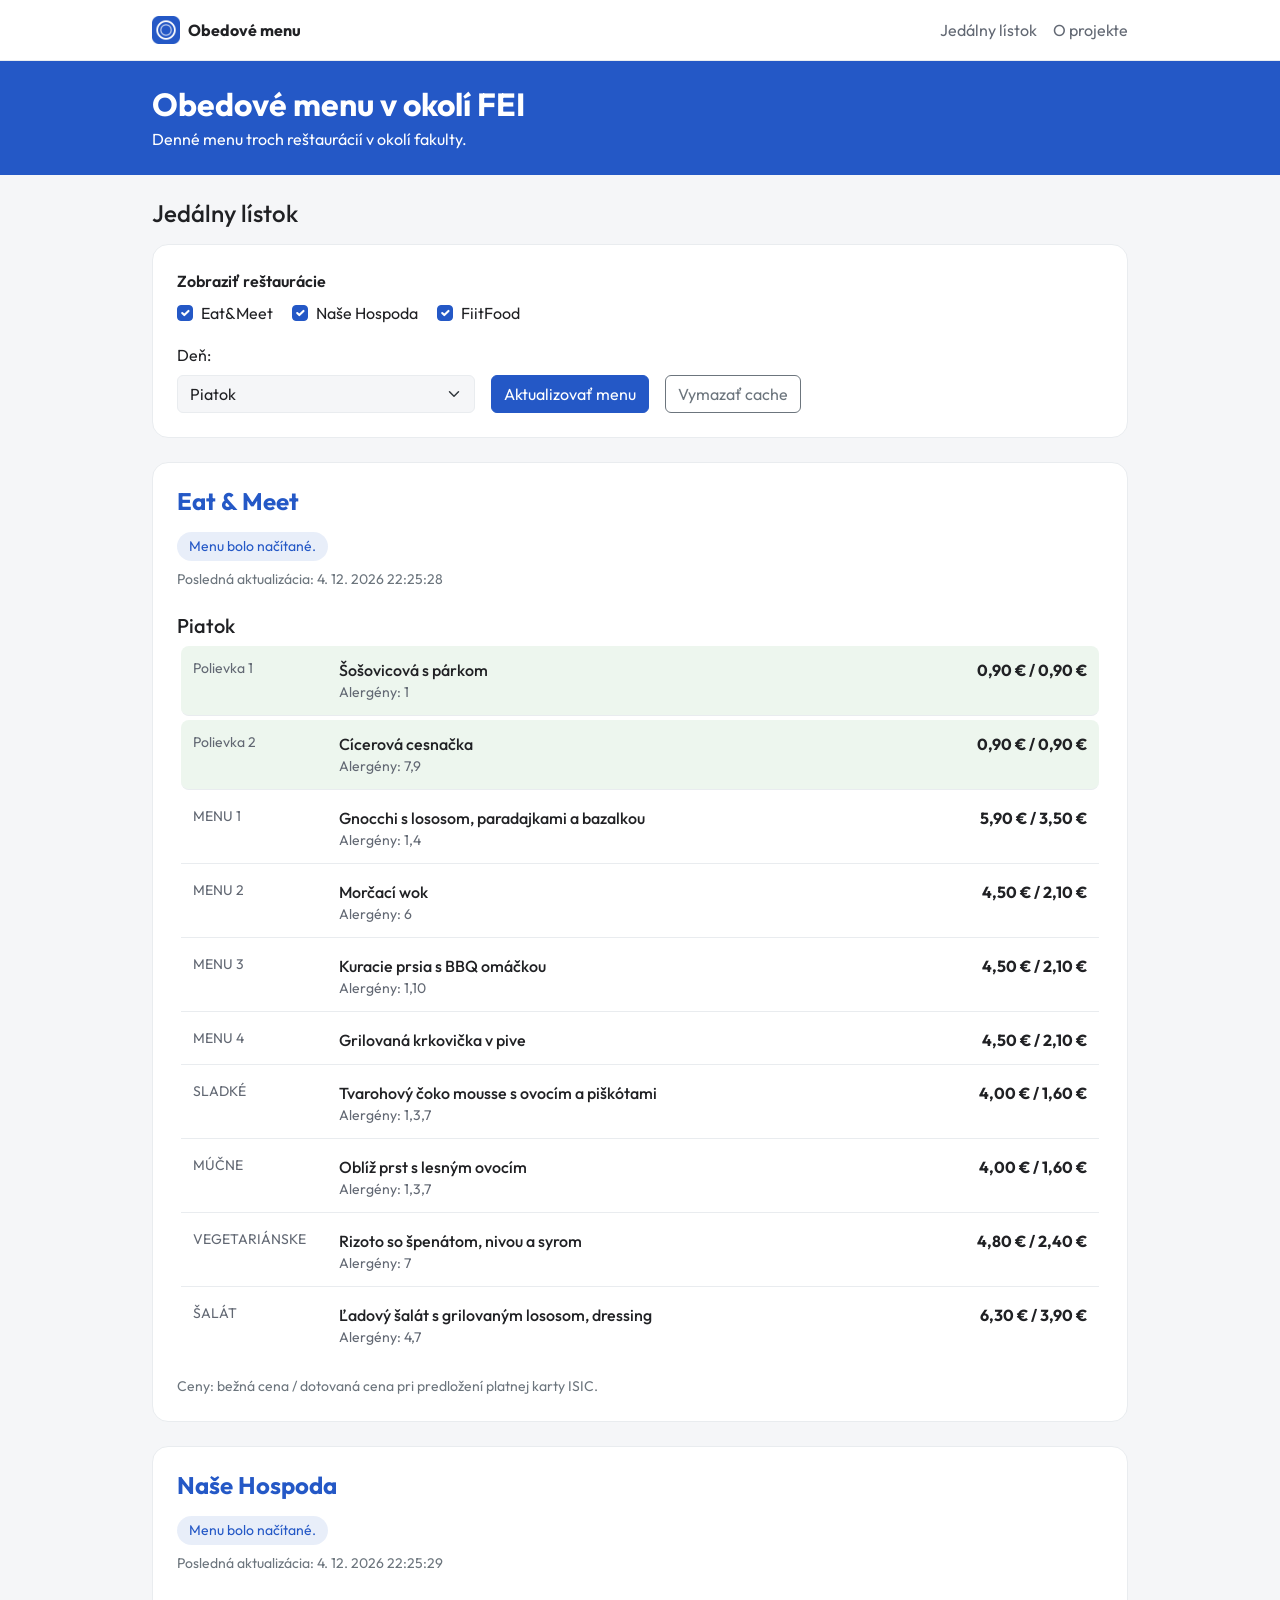
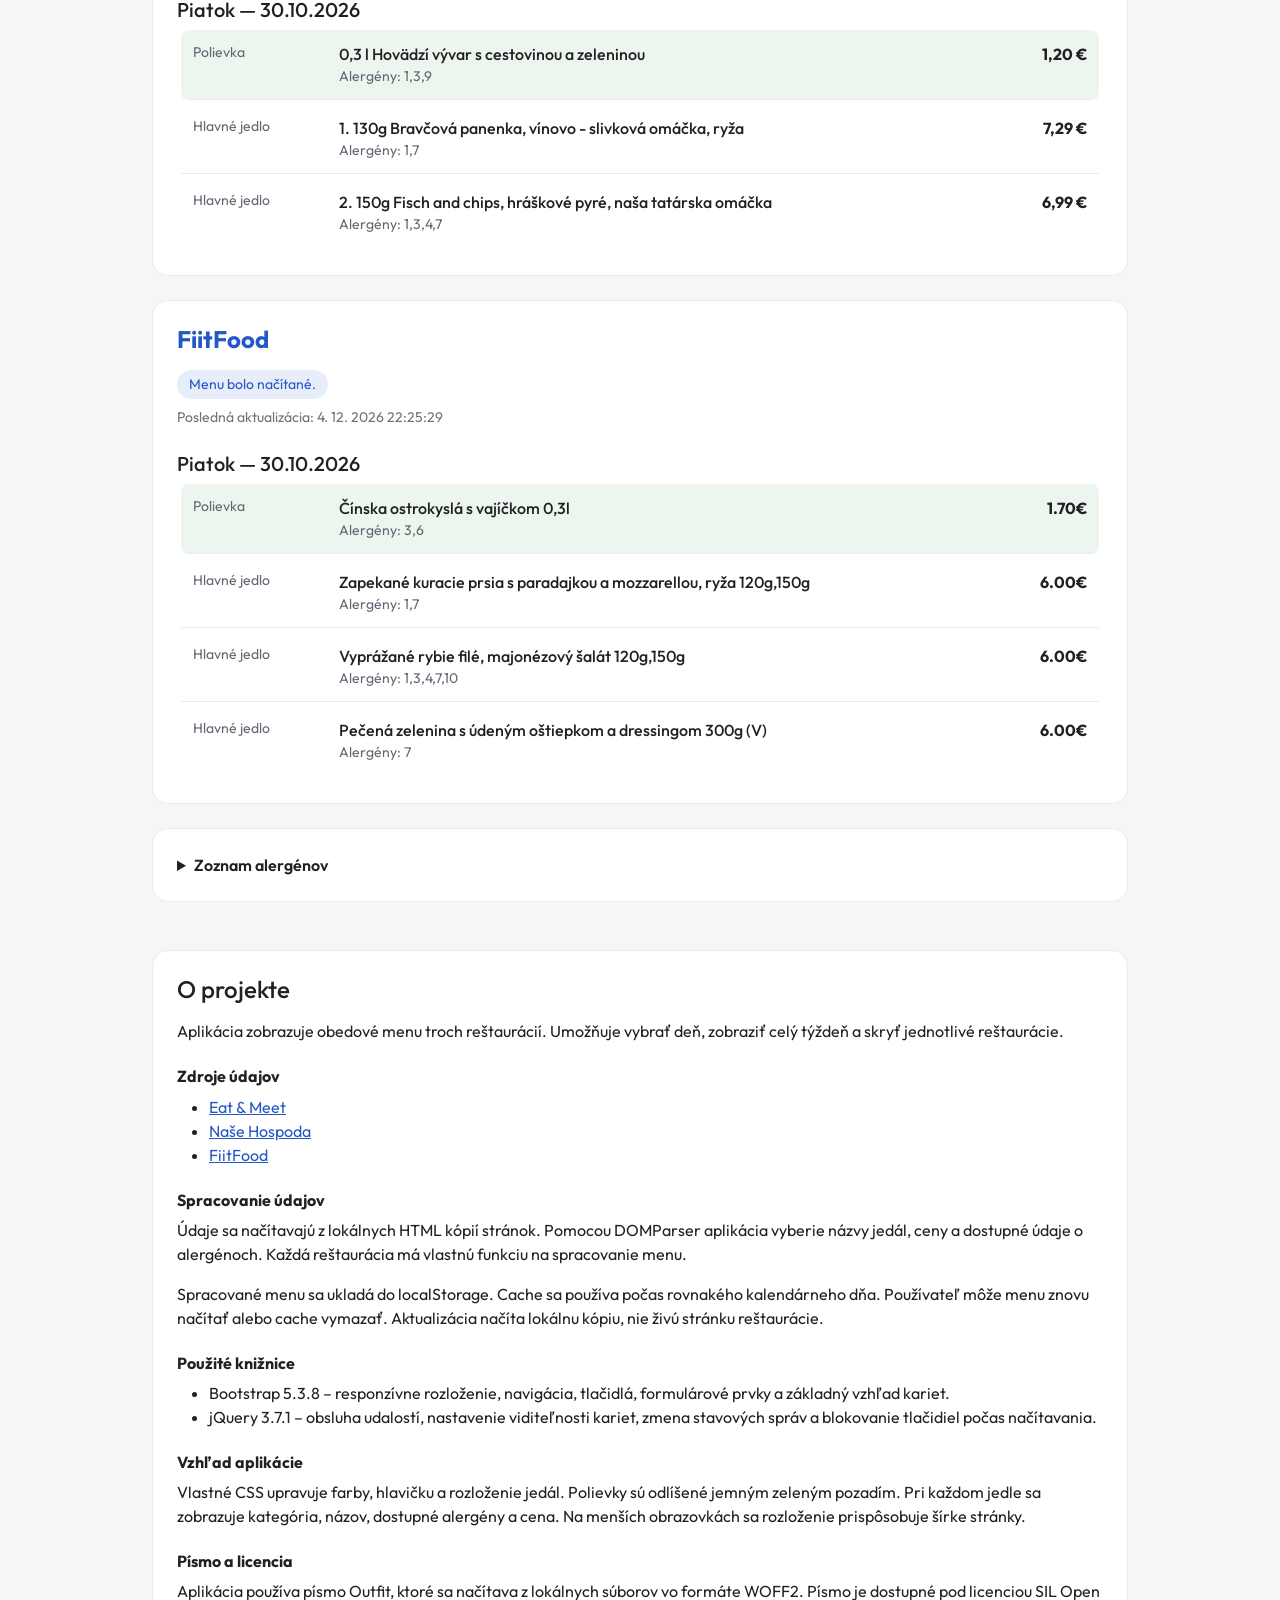
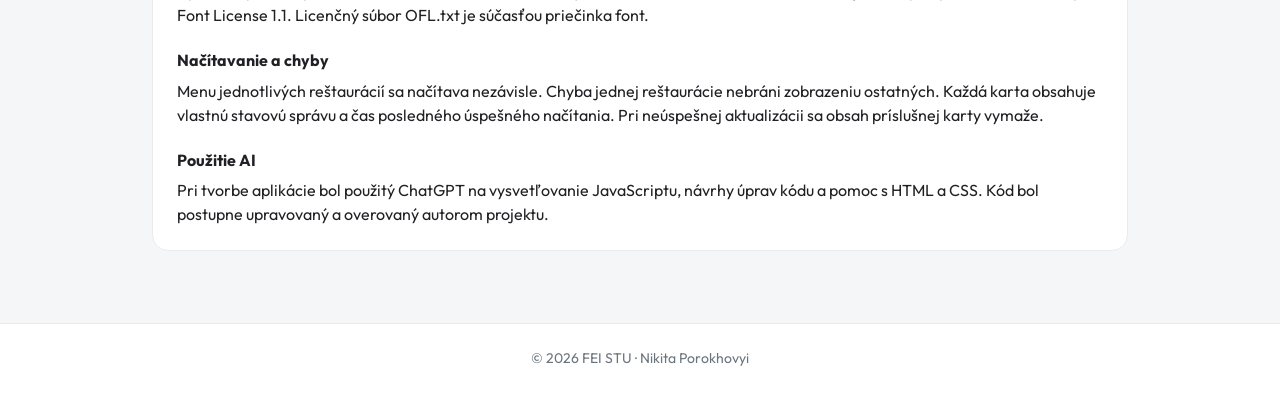
<file: Z2_Porokhovyi/index.html>
<!doctype html>
<html lang="sk">
<head>
    <meta charset="UTF-8">
    <meta name="viewport" content="width=device-width, initial-scale=1">
    <title>Obedové menu v okolí FEI</title>
    <link rel="icon" type="image/png" href="img/favicon.png">
    <meta property="og:title" content="Obedové menu v okolí FEI">
    <meta property="og:description" content="Denné a týždenné menu reštaurácií Eat&Meet, Naše Hospoda a FiitFood na jednom mieste.">
    <meta property="og:type" content="website">
    <meta property="og:locale" content="sk_SK">
    
    <link
        href="https://cdn.jsdelivr.net/npm/bootstrap@5.3.8/dist/css/bootstrap.min.css"
        rel="stylesheet"
        integrity="sha384-sRIl4kxILFvY47J16cr9ZwB07vP4J8+LH7qKQnuqkuIAvNWLzeN8tE5YBujZqJLB"
        crossorigin="anonymous"
    >
    <link rel="stylesheet" href="css/styles.css">
    
    <script src="https://code.jquery.com/jquery-3.7.1.min.js" defer></script>
    <script src="js/script.js" defer></script>

</head>
<body>
    <header class="site-header">
        <div class="container py-3">
            <a class="site-brand" href="#menu-section">
                <img src="img/favicon.png" alt="" width="28" height="28">
                <span>Obedové menu</span>
            </a>

            <nav aria-label="Hlavná navigácia">
                <ul class="nav gap-3">
                    <li class="nav-item">
                        <a class="nav-link p-0" href="#menu-section">Jedálny lístok</a>
                    </li>
                    <li class="nav-item">
                        <a class="nav-link p-0" href="#about-project">O projekte</a>
                    </li>
                </ul>
            </nav>
        </div>
    </header>

    <div class="site-hero">
        <div class="container py-4">
            <h1 class="h2 fw-bold mb-1">Obedové menu v okolí FEI</h1>
            <p class="mb-0">Denné menu troch reštaurácií v okolí fakulty.</p>
        </div>
    </div>


    <main class="container pb-4">
        <section id="menu-section" aria-labelledby="menu-heading">
            <h2 id="menu-heading" class="h4 mb-3 mt-4">Jedálny lístok</h2>

            <div class="bg-white border rounded-4 p-4 mb-4">
                <fieldset id="restaurant-filters" class="mb-3">
                    <legend class="fs-6 fw-semibold">
                        Zobraziť reštaurácie
                    </legend>

                    <label class="form-check form-check-inline">
                        <input class="form-check-input"
                               type="checkbox" value="j1" checked>
                        <span class="form-check-label">Eat&Meet</span>
                    </label>

                    <label class="form-check form-check-inline">
                        <input class="form-check-input"
                               type="checkbox" value="j2" checked>
                        <span class="form-check-label">Naše Hospoda</span>
                    </label>

                    <label class="form-check form-check-inline">
                        <input class="form-check-input"
                               type="checkbox" value="j3" checked>
                        <span class="form-check-label">FiitFood</span>
                    </label>
                </fieldset>

                <div class="row g-3 align-items-end">
                    <div class="col-12 col-md-4">
                        <label for="day-select" class="form-label">
                            Deň:
                        </label>

                        <select id="day-select" class="form-select">
                            <option value="1">Pondelok</option>
                            <option value="2">Utorok</option>
                            <option value="3">Streda</option>
                            <option value="4">Štvrtok</option>
                            <option value="5">Piatok</option>
                            <option value="all">Celý týždeň</option>
                        </select>
                    </div>

                    <div class="col-12 col-md-auto">
                        <button id="refresh" type="button"
                                class="btn btn-primary w-100">
                            Aktualizovať menu
                        </button>
                    </div>

                    <div class="col-12 col-md-auto">
                        <button id="clear-cache" type="button"
                                class="btn btn-outline-secondary w-100">
                            Vymazať cache
                        </button>
                    </div>
                </div>
            </div>

            <div id="menus"></div>
            <details class="bg-white border rounded-4 p-4 mt-4">
                <summary class="fw-semibold">Zoznam alergénov</summary>

                <ol class="small mt-3 mb-3">
                    <li>Obilniny obsahujúce lepok</li>
                    <li>Kôrovce</li>
                    <li>Vajcia</li>
                    <li>Ryby</li>
                    <li>Arašidy</li>
                    <li>Sójové bôby</li>
                    <li>Mlieko vrátane laktózy</li>
                    <li>Orechy</li>
                    <li>Zeler</li>
                    <li>Horčica</li>
                    <li>Sezamové semená</li>
                    <li>Oxid siričitý a siričitany</li>
                    <li>Vlčí bôb</li>
                    <li>Mäkkýše</li>
                </ol>

                <p class="small text-secondary mb-0">
                    Zoznam uvádza skrátené názvy skupín alergénov.
                    Údaje pri jedlách pochádzajú zo zdrojových jedálnych lístkov.
                    Ak alergény nie sú uvedené, neznamená to, že ich jedlo neobsahuje.
                    Presné informácie si overte v reštaurácii.
                </p>
            </details>
        </section>

        <section id="about-project"
                 class="bg-white border rounded-4 p-4 mt-5"
                 aria-labelledby="about-heading">

            <h2 id="about-heading" class="h4 mb-3">O projekte</h2>

            <p>
                Aplikácia zobrazuje obedové menu troch reštaurácií.
                Umožňuje vybrať deň, zobraziť celý týždeň
                a skryť jednotlivé reštaurácie.
            </p>

            <h3 class="h6 fw-bold mt-4">Zdroje údajov</h3>

            <ul>
                <li>
                    <a href="https://eatandmeet.sk/tyzdenne-menu">
                        Eat &amp; Meet
                    </a>
                </li>
                <li>
                    <a href="https://www.nasehospoda-karloveska.sk/">
                        Naše Hospoda
                    </a>
                </li>
                <li>
                    <a href="http://www.freefood.sk/menu/#fiit-food">
                        FiitFood
                    </a>
                </li>
            </ul>

            <h3 class="h6 fw-bold mt-4">Spracovanie údajov</h3>

            <p>
                Údaje sa načítavajú z lokálnych HTML kópií stránok.
                Pomocou DOMParser aplikácia vyberie názvy jedál,
                ceny a dostupné údaje o alergénoch.
                Každá reštaurácia má vlastnú funkciu na spracovanie menu.
            </p>

            <p>
                Spracované menu sa ukladá do localStorage.
                Cache sa používa počas rovnakého kalendárneho dňa.
                Používateľ môže menu znovu načítať alebo cache vymazať.
                Aktualizácia načíta lokálnu kópiu, nie živú stránku
                reštaurácie.
            </p>

            <h3 class="h6 fw-bold mt-4">Použité knižnice</h3>

            <ul>
                <li>
                    Bootstrap 5.3.8 – responzívne rozloženie,
                    navigácia, tlačidlá, formulárové prvky
                    a základný vzhľad kariet.
                </li>
                <li>
                    jQuery 3.7.1 – obsluha udalostí, nastavenie viditeľnosti
                    kariet, zmena stavových správ a blokovanie tlačidiel
                    počas načítavania.
                </li>
            </ul>

            <h3 class="h6 fw-bold mt-4">Vzhľad aplikácie</h3>

            <p>
                Vlastné CSS upravuje farby, hlavičku a rozloženie jedál.
                Polievky sú odlíšené jemným zeleným pozadím.
                Pri každom jedle sa zobrazuje kategória, názov,
                dostupné alergény a cena.
                Na menších obrazovkách sa rozloženie prispôsobuje šírke stránky.
            </p>

            <h3 class="h6 fw-bold mt-4">Písmo a licencia</h3>

            <p>
                Aplikácia používa písmo Outfit, ktoré sa načítava
                z lokálnych súborov vo formáte WOFF2.
                Písmo je dostupné pod licenciou SIL Open Font License 1.1.
                Licenčný súbor OFL.txt je súčasťou priečinka font.
            </p>

            <h3 class="h6 fw-bold mt-4">Načítavanie a chyby</h3>

            <p>
                Menu jednotlivých reštaurácií sa načítava nezávisle.
                Chyba jednej reštaurácie nebráni zobrazeniu ostatných.
                Každá karta obsahuje vlastnú stavovú správu
                a čas posledného úspešného načítania.
                Pri neúspešnej aktualizácii sa obsah príslušnej karty vymaže.
            </p>

            <h3 class="h6 fw-bold mt-4">Použitie AI</h3>

            <p class="mb-0">
                Pri tvorbe aplikácie bol použitý ChatGPT na vysvetľovanie
                JavaScriptu, návrhy úprav kódu a pomoc s HTML a CSS.
                Kód bol postupne upravovaný a overovaný autorom projektu.
            </p>

        </section>
    </main>
    <footer class="bg-white border-top mt-5">
        <div class="container py-4">
            <p class="small text-secondary text-center mb-0">
                © 2026 FEI STU · Nikita Porokhovyi
            </p>
        </div>
    </footer>
</body>
</html>
</file>
<file: Z2_Porokhovyi/css/styles.css>
@font-face {
    font-family: "Outfit";
    src: url("../font/Outfit-Regular.woff2") format("woff2");
    font-weight: 400;
    font-style: normal;
    font-display: swap;
}

@font-face {
    font-family: "Outfit";
    src: url("../font/Outfit-Medium.woff2") format("woff2");
    font-weight: 500;
    font-style: normal;
    font-display: swap;
}

@font-face {
    font-family: "Outfit";
    src: url("../font/Outfit-SemiBold.woff2") format("woff2");
    font-weight: 600;
    font-style: normal;
    font-display: swap;
}

@font-face {
    font-family: "Outfit";
    src: url("../font/Outfit-Bold.woff2") format("woff2");
    font-weight: 700;
    font-style: normal;
    font-display: swap;
}

:root {
    --font-main: "Outfit", system-ui, sans-serif;
    --page-width: 1000px;
    --font-size-secondary: 0.875rem;

    --color-background: #f5f6f8;
    --color-surface: #ffffff;
    --color-text: #202124;
    --color-muted: #626873;
    --color-border: #e9ecef;
    --color-accent: #2458c6;
    --color-accent-hover: #1b459d;
    --color-accent-rgb: 36, 88, 198;
    --color-accent-hover-rgb: 27, 69, 157;
    --color-soup: #edf6ee;
    --color-banner-text: #ffffff;

    --meal-category-width: 130px;
    --meal-column-gap: 16px;
    --meal-row-gap: 4px;
    --meal-padding: 12px;
    --meal-margin: 4px;
    --meal-radius: 8px;

    --header-gap: 12px;
    --brand-gap: 8px;
    --scroll-offset: 100px;
    --status-padding-y: 4px;
    --status-padding-x: 12px;
    --status-radius: 999px;

    --bs-body-font-family: var(--font-main);
    --bs-body-bg: var(--color-background);
    --bs-body-color: var(--color-text);
    --bs-secondary-color: var(--color-muted);
    --bs-border-color: var(--color-border);

    --bs-link-color: var(--color-accent);
    --bs-link-color-rgb: var(--color-accent-rgb);
    --bs-link-hover-color: var(--color-accent-hover);
    --bs-link-hover-color-rgb: var(--color-accent-hover-rgb);
}


.container {
    max-width: var(--page-width);
}

section {
    scroll-margin-top: var(--scroll-offset);
}

.site-header {
    position: sticky;
    top: 0;
    z-index: 10;
    background: var(--color-surface);
    border-bottom: 1px solid var(--color-border);
}

.site-header .container {
    display: flex;
    flex-wrap: wrap;
    align-items: center;
    justify-content: space-between;
    gap: var(--header-gap);
}

.site-brand {
    display: flex;
    align-items: center;
    gap: var(--brand-gap);
    color: var(--color-text);
    font-weight: 700;
    text-decoration: none;
}

.site-header .nav-link {
    color: var(--color-muted);
}

.site-brand:hover,
.site-header .nav-link:hover {
    color: var(--color-accent);
}


.site-hero {
    background: var(--color-accent);
    color: var(--color-banner-text);
}


.btn-primary {
    --bs-btn-bg: var(--color-accent);
    --bs-btn-border-color: var(--color-accent);
    --bs-btn-hover-bg: var(--color-accent-hover);
    --bs-btn-hover-border-color: var(--color-accent-hover);
    --bs-btn-active-bg: var(--color-accent-hover);
    --bs-btn-active-border-color: var(--color-accent-hover);
    --bs-btn-disabled-bg: var(--color-accent);
    --bs-btn-disabled-border-color: var(--color-accent);
    --bs-btn-focus-shadow-rgb: var(--color-accent-rgb);
}

.form-check-input:checked {
    background-color: var(--color-accent);
    border-color: var(--color-accent);
}

.restaurant-card {
    overflow-wrap: anywhere;
}

.status-badge {
    display: inline-block;
    padding: var(--status-padding-y) var(--status-padding-x);
    border-radius: var(--status-radius);
    background: rgba(var(--color-accent-rgb), 0.1);
    color: var(--color-accent);
    font-size: var(--font-size-secondary);
}

.status-badge:empty {
    display: none;
}


.meal {
    display: grid;
    grid-template-columns: var(--meal-category-width) minmax(0, 1fr) auto;
    column-gap: var(--meal-column-gap);
    row-gap: var(--meal-row-gap);

    margin: var(--meal-margin);
    padding: var(--meal-padding);
    border-bottom: 1px solid var(--color-border);
}

.meal:last-child {
    border-bottom: 0;
}

.meal-category,
.meal-allergens {
    color: var(--color-muted);
    font-size: var(--font-size-secondary);
}

.meal-name,
.meal-allergens {
    display: block;
}

.meal-name {
    font-weight: 500;
}

.meal-price {
    font-weight: 700;
    text-align: right;
    white-space: nowrap;
}

.meal-soup {
    background: var(--color-soup);
    border-radius: var(--meal-radius);
}


@media (max-width: 575px) {
    .meal {
        grid-template-columns: minmax(0, 1fr) auto;
    }

    .meal-category {
        grid-column: span 2;
    }
}
</file>
